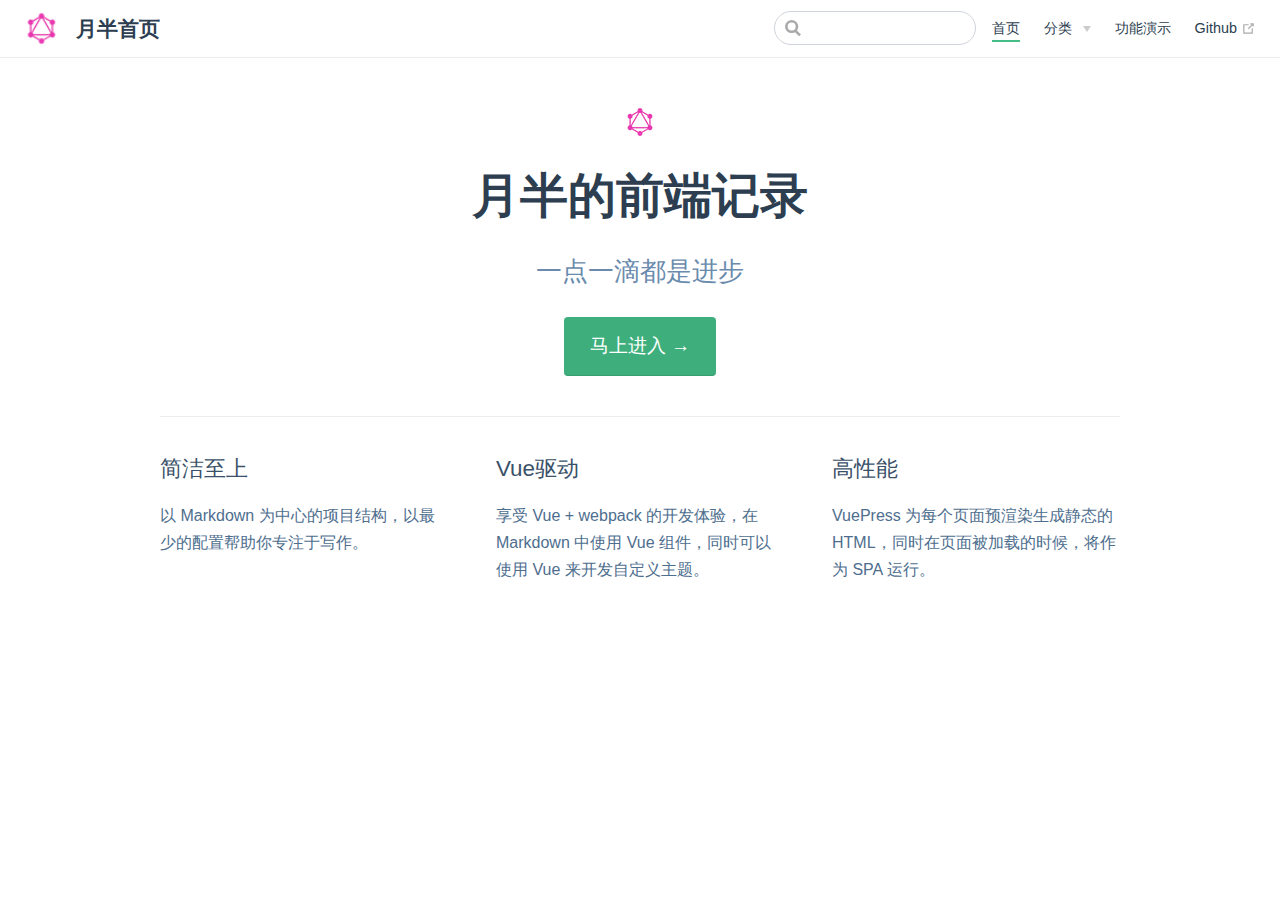
<file: index.html>
<!DOCTYPE html>
<html lang="en-US">
  <head>
    <meta charset="utf-8">
    <meta name="viewport" content="width=device-width,initial-scale=1">
    <title>月半首页</title>
    <meta name="description" content="月半的前端记录">
    <link rel="icon" href="/favicon.png">
    
    <link rel="preload" href="/assets/css/0.styles.b6641840.css" as="style"><link rel="preload" href="/assets/js/app.313422da.js" as="script"><link rel="preload" href="/assets/js/2.d3228a23.js" as="script"><link rel="preload" href="/assets/js/5.aec94d53.js" as="script"><link rel="prefetch" href="/assets/js/10.16039f18.js"><link rel="prefetch" href="/assets/js/11.0e202a95.js"><link rel="prefetch" href="/assets/js/3.8e83be35.js"><link rel="prefetch" href="/assets/js/4.16666621.js"><link rel="prefetch" href="/assets/js/6.3db8c43c.js"><link rel="prefetch" href="/assets/js/7.beb58da4.js"><link rel="prefetch" href="/assets/js/8.1131f8d3.js"><link rel="prefetch" href="/assets/js/9.530c7593.js">
    <link rel="stylesheet" href="/assets/css/0.styles.b6641840.css">
  </head>
  <body>
    <div id="app" data-server-rendered="true"><div class="theme-container no-sidebar"><header class="navbar"><div class="sidebar-button"><svg xmlns="http://www.w3.org/2000/svg" aria-hidden="true" role="img" viewBox="0 0 448 512" class="icon"><path fill="currentColor" d="M436 124H12c-6.627 0-12-5.373-12-12V80c0-6.627 5.373-12 12-12h424c6.627 0 12 5.373 12 12v32c0 6.627-5.373 12-12 12zm0 160H12c-6.627 0-12-5.373-12-12v-32c0-6.627 5.373-12 12-12h424c6.627 0 12 5.373 12 12v32c0 6.627-5.373 12-12 12zm0 160H12c-6.627 0-12-5.373-12-12v-32c0-6.627 5.373-12 12-12h424c6.627 0 12 5.373 12 12v32c0 6.627-5.373 12-12 12z"></path></svg></div> <a href="/" class="home-link router-link-exact-active router-link-active"><img src="/favicon.png" alt="月半首页" class="logo"> <span class="site-name can-hide">月半首页</span></a> <div class="links"><div class="search-box"><input aria-label="Search" autocomplete="off" spellcheck="false" value=""> <!----></div> <nav class="nav-links can-hide"><div class="nav-item"><a href="/" class="nav-link router-link-exact-active router-link-active">首页</a></div><div class="nav-item"><div class="dropdown-wrapper"><button type="button" aria-label="分类" class="dropdown-title"><span class="title">分类</span> <span class="arrow right"></span></button> <ul class="nav-dropdown" style="display:none;"><li class="dropdown-item"><!----> <a href="/pages/folder1/test1.html" class="nav-link">文章</a></li><li class="dropdown-item"><!----> <a href="/pages/folder2/test4.html" class="nav-link">琐碎</a></li></ul></div></div><div class="nav-item"><a href="/pages/folder1/test3.html" class="nav-link">功能演示</a></div><div class="nav-item"><a href="https://github.com/cookRiceYu" target="_blank" rel="noopener noreferrer" class="nav-link external">
  Github
  <svg xmlns="http://www.w3.org/2000/svg" aria-hidden="true" x="0px" y="0px" viewBox="0 0 100 100" width="15" height="15" class="icon outbound"><path fill="currentColor" d="M18.8,85.1h56l0,0c2.2,0,4-1.8,4-4v-32h-8v28h-48v-48h28v-8h-32l0,0c-2.2,0-4,1.8-4,4v56C14.8,83.3,16.6,85.1,18.8,85.1z"></path> <polygon fill="currentColor" points="45.7,48.7 51.3,54.3 77.2,28.5 77.2,37.2 85.2,37.2 85.2,14.9 62.8,14.9 62.8,22.9 71.5,22.9"></polygon></svg></a></div> <!----></nav></div></header> <div class="sidebar-mask"></div> <aside class="sidebar"><nav class="nav-links"><div class="nav-item"><a href="/" class="nav-link router-link-exact-active router-link-active">首页</a></div><div class="nav-item"><div class="dropdown-wrapper"><button type="button" aria-label="分类" class="dropdown-title"><span class="title">分类</span> <span class="arrow right"></span></button> <ul class="nav-dropdown" style="display:none;"><li class="dropdown-item"><!----> <a href="/pages/folder1/test1.html" class="nav-link">文章</a></li><li class="dropdown-item"><!----> <a href="/pages/folder2/test4.html" class="nav-link">琐碎</a></li></ul></div></div><div class="nav-item"><a href="/pages/folder1/test3.html" class="nav-link">功能演示</a></div><div class="nav-item"><a href="https://github.com/cookRiceYu" target="_blank" rel="noopener noreferrer" class="nav-link external">
  Github
  <svg xmlns="http://www.w3.org/2000/svg" aria-hidden="true" x="0px" y="0px" viewBox="0 0 100 100" width="15" height="15" class="icon outbound"><path fill="currentColor" d="M18.8,85.1h56l0,0c2.2,0,4-1.8,4-4v-32h-8v28h-48v-48h28v-8h-32l0,0c-2.2,0-4,1.8-4,4v56C14.8,83.3,16.6,85.1,18.8,85.1z"></path> <polygon fill="currentColor" points="45.7,48.7 51.3,54.3 77.2,28.5 77.2,37.2 85.2,37.2 85.2,14.9 62.8,14.9 62.8,22.9 71.5,22.9"></polygon></svg></a></div> <!----></nav>  <!----> </aside> <main aria-labelledby="main-title" class="home"><header class="hero"><img src="/favicon.png" alt="hero"> <h1 id="main-title">月半的前端记录</h1> <p class="description">
      一点一滴都是进步
    </p> <p class="action"><a href="/pages/folder1/test1.html" class="nav-link action-button">马上进入 →</a></p></header> <div class="features"><div class="feature"><h2>简洁至上</h2> <p>以 Markdown 为中心的项目结构，以最少的配置帮助你专注于写作。</p></div><div class="feature"><h2>Vue驱动</h2> <p>享受 Vue + webpack 的开发体验，在 Markdown 中使用 Vue 组件，同时可以使用 Vue 来开发自定义主题。</p></div><div class="feature"><h2>高性能</h2> <p>VuePress 为每个页面预渲染生成静态的 HTML，同时在页面被加载的时候，将作为 SPA 运行。</p></div></div> <div class="theme-default-content custom content__default"></div> <!----></main></div><div class="global-ui"></div></div>
    <script src="/assets/js/app.313422da.js" defer></script><script src="/assets/js/2.d3228a23.js" defer></script><script src="/assets/js/5.aec94d53.js" defer></script>
  </body>
</html>
</file>
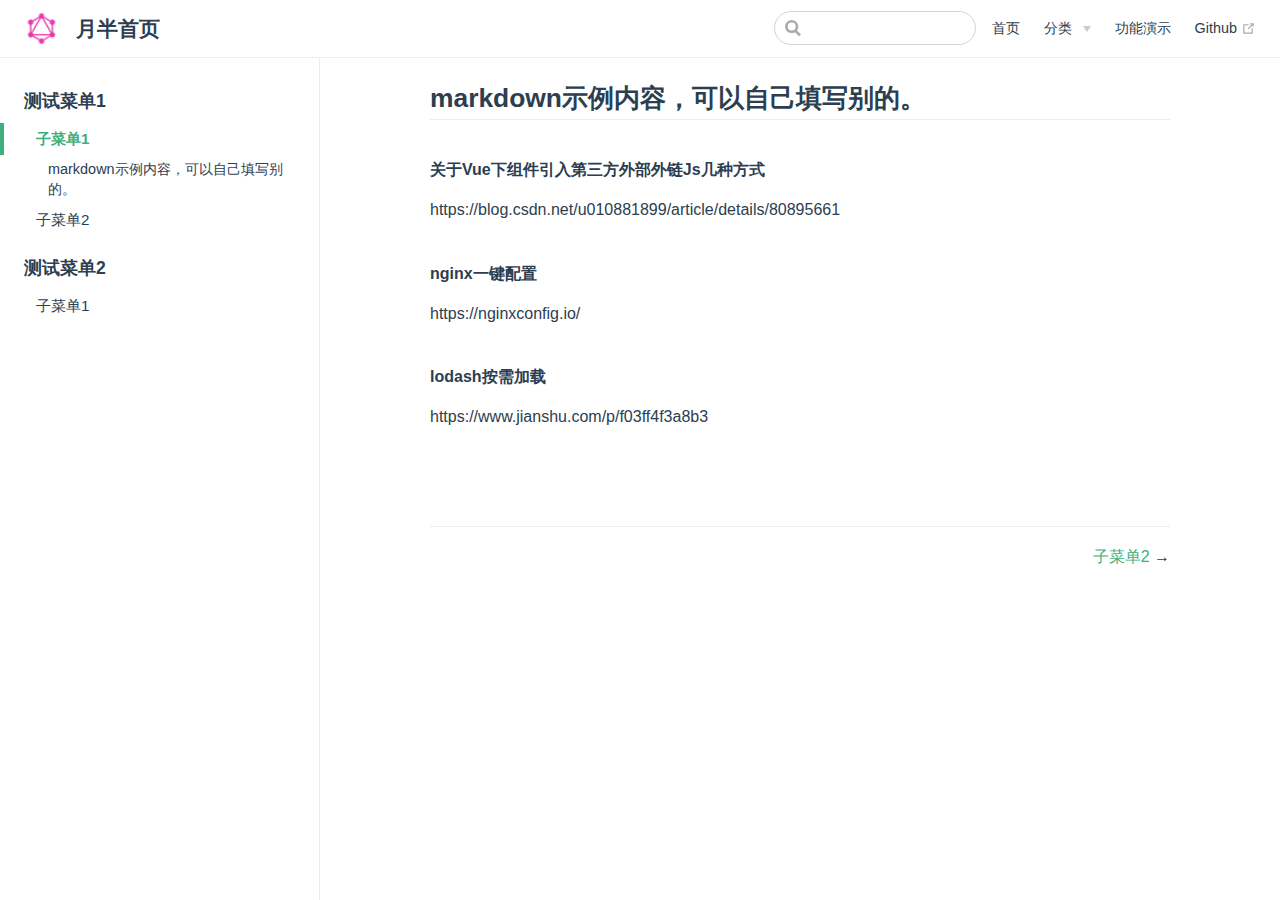
<file: pages/folder1/test1.html>
<!DOCTYPE html>
<html lang="en-US">
  <head>
    <meta charset="utf-8">
    <meta name="viewport" content="width=device-width,initial-scale=1">
    <title>markdown示例内容，可以自己填写别的。 | 月半首页</title>
    <meta name="description" content="月半的前端记录">
    <link rel="icon" href="/favicon.png">
    
    <link rel="preload" href="/assets/css/0.styles.b6641840.css" as="style"><link rel="preload" href="/assets/js/app.313422da.js" as="script"><link rel="preload" href="/assets/js/2.d3228a23.js" as="script"><link rel="preload" href="/assets/js/6.3db8c43c.js" as="script"><link rel="prefetch" href="/assets/js/10.16039f18.js"><link rel="prefetch" href="/assets/js/11.0e202a95.js"><link rel="prefetch" href="/assets/js/3.8e83be35.js"><link rel="prefetch" href="/assets/js/4.16666621.js"><link rel="prefetch" href="/assets/js/5.aec94d53.js"><link rel="prefetch" href="/assets/js/7.beb58da4.js"><link rel="prefetch" href="/assets/js/8.1131f8d3.js"><link rel="prefetch" href="/assets/js/9.530c7593.js">
    <link rel="stylesheet" href="/assets/css/0.styles.b6641840.css">
  </head>
  <body>
    <div id="app" data-server-rendered="true"><div class="theme-container"><header class="navbar"><div class="sidebar-button"><svg xmlns="http://www.w3.org/2000/svg" aria-hidden="true" role="img" viewBox="0 0 448 512" class="icon"><path fill="currentColor" d="M436 124H12c-6.627 0-12-5.373-12-12V80c0-6.627 5.373-12 12-12h424c6.627 0 12 5.373 12 12v32c0 6.627-5.373 12-12 12zm0 160H12c-6.627 0-12-5.373-12-12v-32c0-6.627 5.373-12 12-12h424c6.627 0 12 5.373 12 12v32c0 6.627-5.373 12-12 12zm0 160H12c-6.627 0-12-5.373-12-12v-32c0-6.627 5.373-12 12-12h424c6.627 0 12 5.373 12 12v32c0 6.627-5.373 12-12 12z"></path></svg></div> <a href="/" class="home-link router-link-active"><img src="/favicon.png" alt="月半首页" class="logo"> <span class="site-name can-hide">月半首页</span></a> <div class="links"><div class="search-box"><input aria-label="Search" autocomplete="off" spellcheck="false" value=""> <!----></div> <nav class="nav-links can-hide"><div class="nav-item"><a href="/" class="nav-link">首页</a></div><div class="nav-item"><div class="dropdown-wrapper"><button type="button" aria-label="分类" class="dropdown-title"><span class="title">分类</span> <span class="arrow right"></span></button> <ul class="nav-dropdown" style="display:none;"><li class="dropdown-item"><!----> <a href="/pages/folder1/test1.html" class="nav-link router-link-exact-active router-link-active">文章</a></li><li class="dropdown-item"><!----> <a href="/pages/folder2/test4.html" class="nav-link">琐碎</a></li></ul></div></div><div class="nav-item"><a href="/pages/folder1/test3.html" class="nav-link">功能演示</a></div><div class="nav-item"><a href="https://github.com/cookRiceYu" target="_blank" rel="noopener noreferrer" class="nav-link external">
  Github
  <svg xmlns="http://www.w3.org/2000/svg" aria-hidden="true" x="0px" y="0px" viewBox="0 0 100 100" width="15" height="15" class="icon outbound"><path fill="currentColor" d="M18.8,85.1h56l0,0c2.2,0,4-1.8,4-4v-32h-8v28h-48v-48h28v-8h-32l0,0c-2.2,0-4,1.8-4,4v56C14.8,83.3,16.6,85.1,18.8,85.1z"></path> <polygon fill="currentColor" points="45.7,48.7 51.3,54.3 77.2,28.5 77.2,37.2 85.2,37.2 85.2,14.9 62.8,14.9 62.8,22.9 71.5,22.9"></polygon></svg></a></div> <!----></nav></div></header> <div class="sidebar-mask"></div> <aside class="sidebar"><nav class="nav-links"><div class="nav-item"><a href="/" class="nav-link">首页</a></div><div class="nav-item"><div class="dropdown-wrapper"><button type="button" aria-label="分类" class="dropdown-title"><span class="title">分类</span> <span class="arrow right"></span></button> <ul class="nav-dropdown" style="display:none;"><li class="dropdown-item"><!----> <a href="/pages/folder1/test1.html" class="nav-link router-link-exact-active router-link-active">文章</a></li><li class="dropdown-item"><!----> <a href="/pages/folder2/test4.html" class="nav-link">琐碎</a></li></ul></div></div><div class="nav-item"><a href="/pages/folder1/test3.html" class="nav-link">功能演示</a></div><div class="nav-item"><a href="https://github.com/cookRiceYu" target="_blank" rel="noopener noreferrer" class="nav-link external">
  Github
  <svg xmlns="http://www.w3.org/2000/svg" aria-hidden="true" x="0px" y="0px" viewBox="0 0 100 100" width="15" height="15" class="icon outbound"><path fill="currentColor" d="M18.8,85.1h56l0,0c2.2,0,4-1.8,4-4v-32h-8v28h-48v-48h28v-8h-32l0,0c-2.2,0-4,1.8-4,4v56C14.8,83.3,16.6,85.1,18.8,85.1z"></path> <polygon fill="currentColor" points="45.7,48.7 51.3,54.3 77.2,28.5 77.2,37.2 85.2,37.2 85.2,14.9 62.8,14.9 62.8,22.9 71.5,22.9"></polygon></svg></a></div> <!----></nav>  <ul class="sidebar-links"><li><section class="sidebar-group depth-0"><p class="sidebar-heading open"><span>测试菜单1</span> <!----></p> <ul class="sidebar-links sidebar-group-items"><li><a href="/pages/folder1/test1.html" class="active sidebar-link">子菜单1</a><ul class="sidebar-sub-headers"><li class="sidebar-sub-header"><a href="/pages/folder1/test1.html#markdown示例内容，可以自己填写别的。" class="sidebar-link">markdown示例内容，可以自己填写别的。</a></li></ul></li><li><a href="/pages/folder1/test3.html" class="sidebar-link">子菜单2</a></li></ul></section></li><li><section class="sidebar-group depth-0"><p class="sidebar-heading"><span>测试菜单2</span> <!----></p> <ul class="sidebar-links sidebar-group-items"><li><a href="/pages/folder1/test2.html" class="sidebar-link">子菜单1</a></li></ul></section></li></ul> </aside> <main class="page"> <div class="theme-default-content content__default"><h2 id="markdown示例内容，可以自己填写别的。"><a href="#markdown示例内容，可以自己填写别的。" class="header-anchor">#</a> markdown示例内容，可以自己填写别的。</h2> <h4 id="关于vue下组件引入第三方外部外链js几种方式"><a href="#关于vue下组件引入第三方外部外链js几种方式" class="header-anchor">#</a> 关于Vue下组件引入第三方外部外链Js几种方式</h4> <p>https://blog.csdn.net/u010881899/article/details/80895661</p> <h4 id="nginx一键配置"><a href="#nginx一键配置" class="header-anchor">#</a> nginx一键配置</h4> <p>https://nginxconfig.io/</p> <h4 id="lodash按需加载"><a href="#lodash按需加载" class="header-anchor">#</a> lodash按需加载</h4> <p>https://www.jianshu.com/p/f03ff4f3a8b3</p></div> <footer class="page-edit"><!----> <!----></footer> <div class="page-nav"><p class="inner"><!----> <span class="next"><a href="/pages/folder1/test3.html">子菜单2</a>
      →
    </span></p></div> </main></div><div class="global-ui"></div></div>
    <script src="/assets/js/app.313422da.js" defer></script><script src="/assets/js/2.d3228a23.js" defer></script><script src="/assets/js/6.3db8c43c.js" defer></script>
  </body>
</html>
</file>
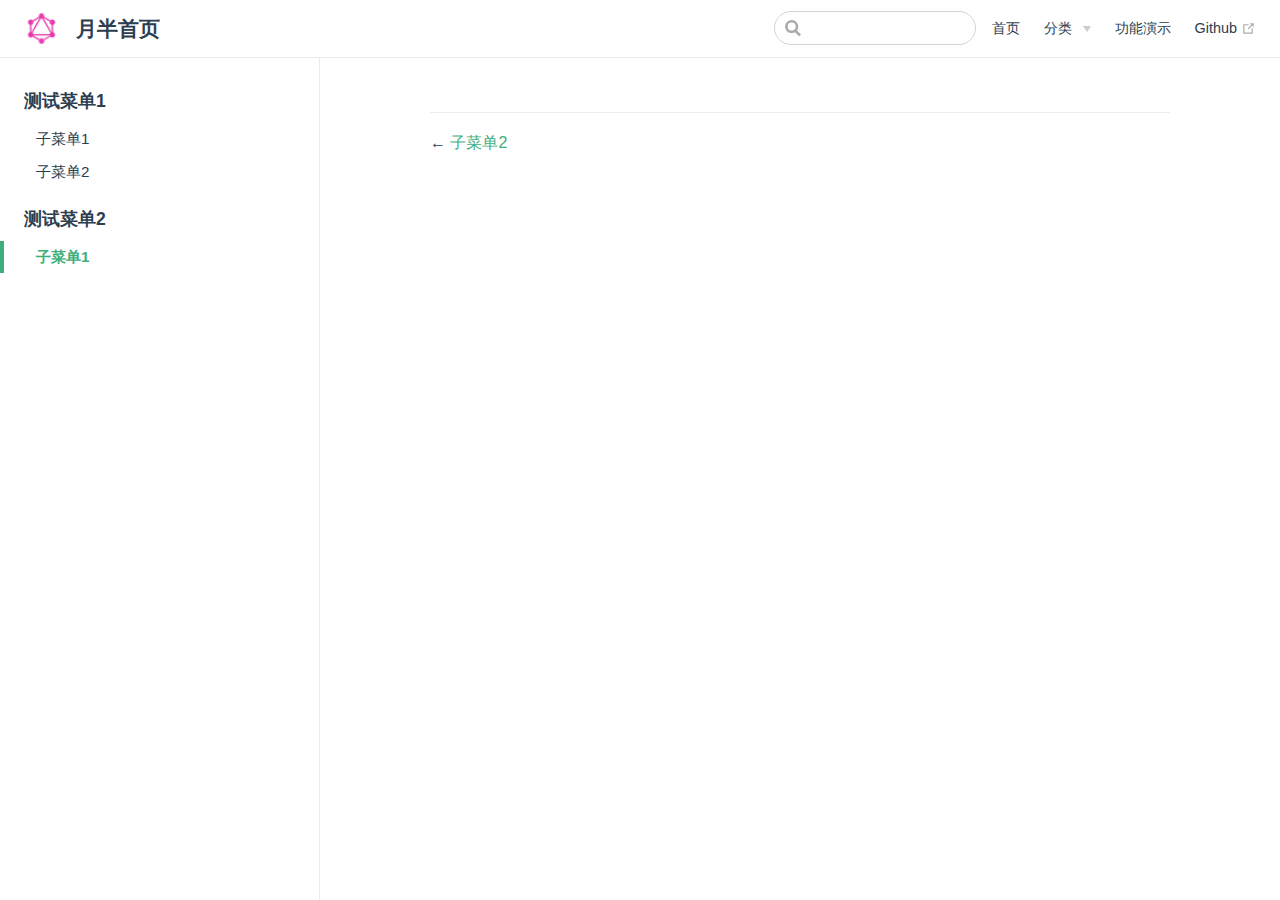
<file: pages/folder1/test2.html>
<!DOCTYPE html>
<html lang="en-US">
  <head>
    <meta charset="utf-8">
    <meta name="viewport" content="width=device-width,initial-scale=1">
    <title>月半首页</title>
    <meta name="description" content="月半的前端记录">
    <link rel="icon" href="/favicon.png">
    
    <link rel="preload" href="/assets/css/0.styles.b6641840.css" as="style"><link rel="preload" href="/assets/js/app.313422da.js" as="script"><link rel="preload" href="/assets/js/2.d3228a23.js" as="script"><link rel="preload" href="/assets/js/7.beb58da4.js" as="script"><link rel="prefetch" href="/assets/js/10.16039f18.js"><link rel="prefetch" href="/assets/js/11.0e202a95.js"><link rel="prefetch" href="/assets/js/3.8e83be35.js"><link rel="prefetch" href="/assets/js/4.16666621.js"><link rel="prefetch" href="/assets/js/5.aec94d53.js"><link rel="prefetch" href="/assets/js/6.3db8c43c.js"><link rel="prefetch" href="/assets/js/8.1131f8d3.js"><link rel="prefetch" href="/assets/js/9.530c7593.js">
    <link rel="stylesheet" href="/assets/css/0.styles.b6641840.css">
  </head>
  <body>
    <div id="app" data-server-rendered="true"><div class="theme-container"><header class="navbar"><div class="sidebar-button"><svg xmlns="http://www.w3.org/2000/svg" aria-hidden="true" role="img" viewBox="0 0 448 512" class="icon"><path fill="currentColor" d="M436 124H12c-6.627 0-12-5.373-12-12V80c0-6.627 5.373-12 12-12h424c6.627 0 12 5.373 12 12v32c0 6.627-5.373 12-12 12zm0 160H12c-6.627 0-12-5.373-12-12v-32c0-6.627 5.373-12 12-12h424c6.627 0 12 5.373 12 12v32c0 6.627-5.373 12-12 12zm0 160H12c-6.627 0-12-5.373-12-12v-32c0-6.627 5.373-12 12-12h424c6.627 0 12 5.373 12 12v32c0 6.627-5.373 12-12 12z"></path></svg></div> <a href="/" class="home-link router-link-active"><img src="/favicon.png" alt="月半首页" class="logo"> <span class="site-name can-hide">月半首页</span></a> <div class="links"><div class="search-box"><input aria-label="Search" autocomplete="off" spellcheck="false" value=""> <!----></div> <nav class="nav-links can-hide"><div class="nav-item"><a href="/" class="nav-link">首页</a></div><div class="nav-item"><div class="dropdown-wrapper"><button type="button" aria-label="分类" class="dropdown-title"><span class="title">分类</span> <span class="arrow right"></span></button> <ul class="nav-dropdown" style="display:none;"><li class="dropdown-item"><!----> <a href="/pages/folder1/test1.html" class="nav-link">文章</a></li><li class="dropdown-item"><!----> <a href="/pages/folder2/test4.html" class="nav-link">琐碎</a></li></ul></div></div><div class="nav-item"><a href="/pages/folder1/test3.html" class="nav-link">功能演示</a></div><div class="nav-item"><a href="https://github.com/cookRiceYu" target="_blank" rel="noopener noreferrer" class="nav-link external">
  Github
  <svg xmlns="http://www.w3.org/2000/svg" aria-hidden="true" x="0px" y="0px" viewBox="0 0 100 100" width="15" height="15" class="icon outbound"><path fill="currentColor" d="M18.8,85.1h56l0,0c2.2,0,4-1.8,4-4v-32h-8v28h-48v-48h28v-8h-32l0,0c-2.2,0-4,1.8-4,4v56C14.8,83.3,16.6,85.1,18.8,85.1z"></path> <polygon fill="currentColor" points="45.7,48.7 51.3,54.3 77.2,28.5 77.2,37.2 85.2,37.2 85.2,14.9 62.8,14.9 62.8,22.9 71.5,22.9"></polygon></svg></a></div> <!----></nav></div></header> <div class="sidebar-mask"></div> <aside class="sidebar"><nav class="nav-links"><div class="nav-item"><a href="/" class="nav-link">首页</a></div><div class="nav-item"><div class="dropdown-wrapper"><button type="button" aria-label="分类" class="dropdown-title"><span class="title">分类</span> <span class="arrow right"></span></button> <ul class="nav-dropdown" style="display:none;"><li class="dropdown-item"><!----> <a href="/pages/folder1/test1.html" class="nav-link">文章</a></li><li class="dropdown-item"><!----> <a href="/pages/folder2/test4.html" class="nav-link">琐碎</a></li></ul></div></div><div class="nav-item"><a href="/pages/folder1/test3.html" class="nav-link">功能演示</a></div><div class="nav-item"><a href="https://github.com/cookRiceYu" target="_blank" rel="noopener noreferrer" class="nav-link external">
  Github
  <svg xmlns="http://www.w3.org/2000/svg" aria-hidden="true" x="0px" y="0px" viewBox="0 0 100 100" width="15" height="15" class="icon outbound"><path fill="currentColor" d="M18.8,85.1h56l0,0c2.2,0,4-1.8,4-4v-32h-8v28h-48v-48h28v-8h-32l0,0c-2.2,0-4,1.8-4,4v56C14.8,83.3,16.6,85.1,18.8,85.1z"></path> <polygon fill="currentColor" points="45.7,48.7 51.3,54.3 77.2,28.5 77.2,37.2 85.2,37.2 85.2,14.9 62.8,14.9 62.8,22.9 71.5,22.9"></polygon></svg></a></div> <!----></nav>  <ul class="sidebar-links"><li><section class="sidebar-group depth-0"><p class="sidebar-heading"><span>测试菜单1</span> <!----></p> <ul class="sidebar-links sidebar-group-items"><li><a href="/pages/folder1/test1.html" class="sidebar-link">子菜单1</a></li><li><a href="/pages/folder1/test3.html" class="sidebar-link">子菜单2</a></li></ul></section></li><li><section class="sidebar-group depth-0"><p class="sidebar-heading open"><span>测试菜单2</span> <!----></p> <ul class="sidebar-links sidebar-group-items"><li><a href="/pages/folder1/test2.html" class="active sidebar-link">子菜单1</a></li></ul></section></li></ul> </aside> <main class="page"> <div class="theme-default-content content__default"></div> <footer class="page-edit"><!----> <!----></footer> <div class="page-nav"><p class="inner"><span class="prev">
      ←
      <a href="/pages/folder1/test3.html" class="prev">子菜单2</a></span> <!----></p></div> </main></div><div class="global-ui"></div></div>
    <script src="/assets/js/app.313422da.js" defer></script><script src="/assets/js/2.d3228a23.js" defer></script><script src="/assets/js/7.beb58da4.js" defer></script>
  </body>
</html>
</file>
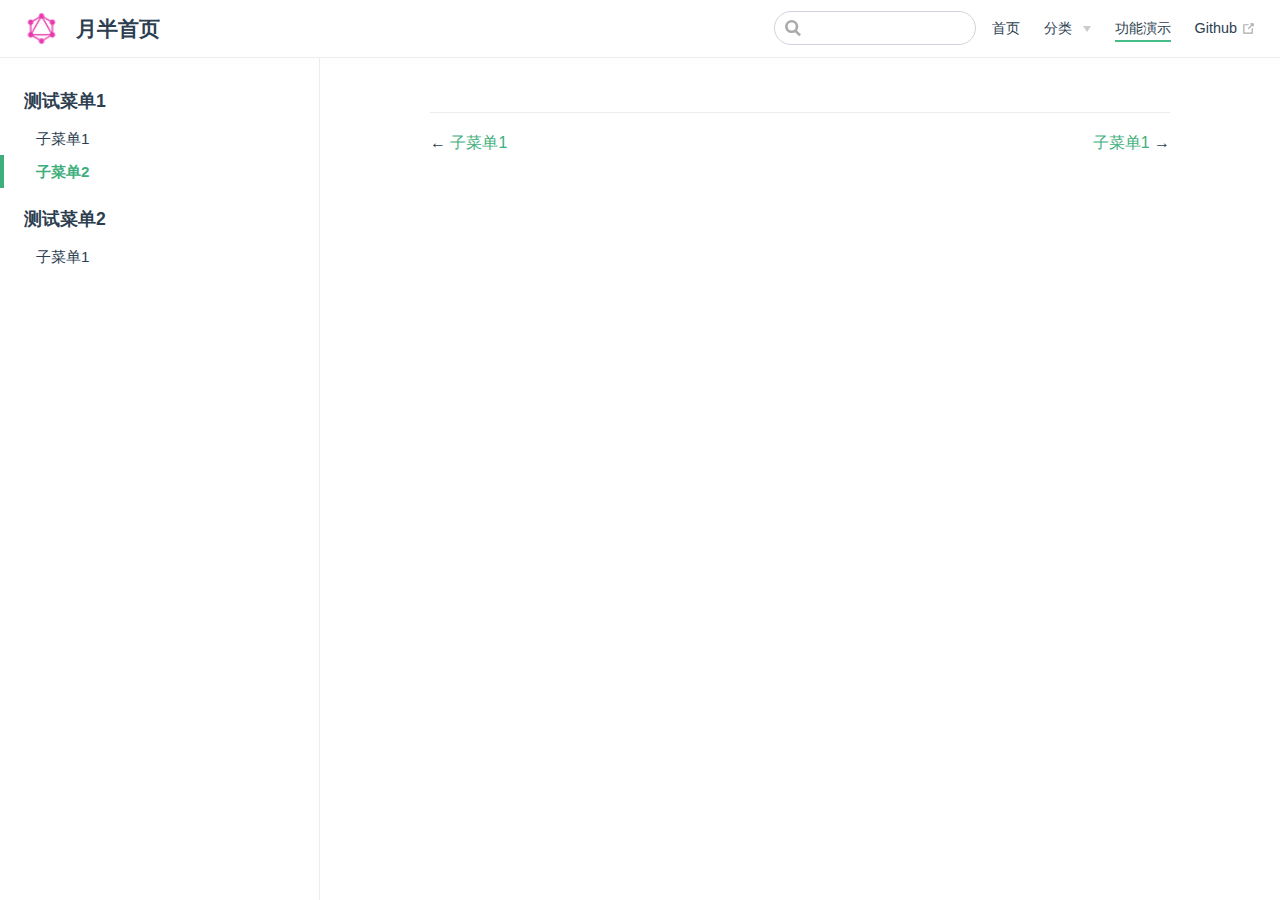
<file: pages/folder1/test3.html>
<!DOCTYPE html>
<html lang="en-US">
  <head>
    <meta charset="utf-8">
    <meta name="viewport" content="width=device-width,initial-scale=1">
    <title>月半首页</title>
    <meta name="description" content="月半的前端记录">
    <link rel="icon" href="/favicon.png">
    
    <link rel="preload" href="/assets/css/0.styles.b6641840.css" as="style"><link rel="preload" href="/assets/js/app.313422da.js" as="script"><link rel="preload" href="/assets/js/2.d3228a23.js" as="script"><link rel="preload" href="/assets/js/8.1131f8d3.js" as="script"><link rel="prefetch" href="/assets/js/10.16039f18.js"><link rel="prefetch" href="/assets/js/11.0e202a95.js"><link rel="prefetch" href="/assets/js/3.8e83be35.js"><link rel="prefetch" href="/assets/js/4.16666621.js"><link rel="prefetch" href="/assets/js/5.aec94d53.js"><link rel="prefetch" href="/assets/js/6.3db8c43c.js"><link rel="prefetch" href="/assets/js/7.beb58da4.js"><link rel="prefetch" href="/assets/js/9.530c7593.js">
    <link rel="stylesheet" href="/assets/css/0.styles.b6641840.css">
  </head>
  <body>
    <div id="app" data-server-rendered="true"><div class="theme-container"><header class="navbar"><div class="sidebar-button"><svg xmlns="http://www.w3.org/2000/svg" aria-hidden="true" role="img" viewBox="0 0 448 512" class="icon"><path fill="currentColor" d="M436 124H12c-6.627 0-12-5.373-12-12V80c0-6.627 5.373-12 12-12h424c6.627 0 12 5.373 12 12v32c0 6.627-5.373 12-12 12zm0 160H12c-6.627 0-12-5.373-12-12v-32c0-6.627 5.373-12 12-12h424c6.627 0 12 5.373 12 12v32c0 6.627-5.373 12-12 12zm0 160H12c-6.627 0-12-5.373-12-12v-32c0-6.627 5.373-12 12-12h424c6.627 0 12 5.373 12 12v32c0 6.627-5.373 12-12 12z"></path></svg></div> <a href="/" class="home-link router-link-active"><img src="/favicon.png" alt="月半首页" class="logo"> <span class="site-name can-hide">月半首页</span></a> <div class="links"><div class="search-box"><input aria-label="Search" autocomplete="off" spellcheck="false" value=""> <!----></div> <nav class="nav-links can-hide"><div class="nav-item"><a href="/" class="nav-link">首页</a></div><div class="nav-item"><div class="dropdown-wrapper"><button type="button" aria-label="分类" class="dropdown-title"><span class="title">分类</span> <span class="arrow right"></span></button> <ul class="nav-dropdown" style="display:none;"><li class="dropdown-item"><!----> <a href="/pages/folder1/test1.html" class="nav-link">文章</a></li><li class="dropdown-item"><!----> <a href="/pages/folder2/test4.html" class="nav-link">琐碎</a></li></ul></div></div><div class="nav-item"><a href="/pages/folder1/test3.html" class="nav-link router-link-exact-active router-link-active">功能演示</a></div><div class="nav-item"><a href="https://github.com/cookRiceYu" target="_blank" rel="noopener noreferrer" class="nav-link external">
  Github
  <svg xmlns="http://www.w3.org/2000/svg" aria-hidden="true" x="0px" y="0px" viewBox="0 0 100 100" width="15" height="15" class="icon outbound"><path fill="currentColor" d="M18.8,85.1h56l0,0c2.2,0,4-1.8,4-4v-32h-8v28h-48v-48h28v-8h-32l0,0c-2.2,0-4,1.8-4,4v56C14.8,83.3,16.6,85.1,18.8,85.1z"></path> <polygon fill="currentColor" points="45.7,48.7 51.3,54.3 77.2,28.5 77.2,37.2 85.2,37.2 85.2,14.9 62.8,14.9 62.8,22.9 71.5,22.9"></polygon></svg></a></div> <!----></nav></div></header> <div class="sidebar-mask"></div> <aside class="sidebar"><nav class="nav-links"><div class="nav-item"><a href="/" class="nav-link">首页</a></div><div class="nav-item"><div class="dropdown-wrapper"><button type="button" aria-label="分类" class="dropdown-title"><span class="title">分类</span> <span class="arrow right"></span></button> <ul class="nav-dropdown" style="display:none;"><li class="dropdown-item"><!----> <a href="/pages/folder1/test1.html" class="nav-link">文章</a></li><li class="dropdown-item"><!----> <a href="/pages/folder2/test4.html" class="nav-link">琐碎</a></li></ul></div></div><div class="nav-item"><a href="/pages/folder1/test3.html" class="nav-link router-link-exact-active router-link-active">功能演示</a></div><div class="nav-item"><a href="https://github.com/cookRiceYu" target="_blank" rel="noopener noreferrer" class="nav-link external">
  Github
  <svg xmlns="http://www.w3.org/2000/svg" aria-hidden="true" x="0px" y="0px" viewBox="0 0 100 100" width="15" height="15" class="icon outbound"><path fill="currentColor" d="M18.8,85.1h56l0,0c2.2,0,4-1.8,4-4v-32h-8v28h-48v-48h28v-8h-32l0,0c-2.2,0-4,1.8-4,4v56C14.8,83.3,16.6,85.1,18.8,85.1z"></path> <polygon fill="currentColor" points="45.7,48.7 51.3,54.3 77.2,28.5 77.2,37.2 85.2,37.2 85.2,14.9 62.8,14.9 62.8,22.9 71.5,22.9"></polygon></svg></a></div> <!----></nav>  <ul class="sidebar-links"><li><section class="sidebar-group depth-0"><p class="sidebar-heading open"><span>测试菜单1</span> <!----></p> <ul class="sidebar-links sidebar-group-items"><li><a href="/pages/folder1/test1.html" class="sidebar-link">子菜单1</a></li><li><a href="/pages/folder1/test3.html" class="active sidebar-link">子菜单2</a></li></ul></section></li><li><section class="sidebar-group depth-0"><p class="sidebar-heading"><span>测试菜单2</span> <!----></p> <ul class="sidebar-links sidebar-group-items"><li><a href="/pages/folder1/test2.html" class="sidebar-link">子菜单1</a></li></ul></section></li></ul> </aside> <main class="page"> <div class="theme-default-content content__default"></div> <footer class="page-edit"><!----> <!----></footer> <div class="page-nav"><p class="inner"><span class="prev">
      ←
      <a href="/pages/folder1/test1.html" class="prev">子菜单1</a></span> <span class="next"><a href="/pages/folder1/test2.html">子菜单1</a>
      →
    </span></p></div> </main></div><div class="global-ui"></div></div>
    <script src="/assets/js/app.313422da.js" defer></script><script src="/assets/js/2.d3228a23.js" defer></script><script src="/assets/js/8.1131f8d3.js" defer></script>
  </body>
</html>
</file>
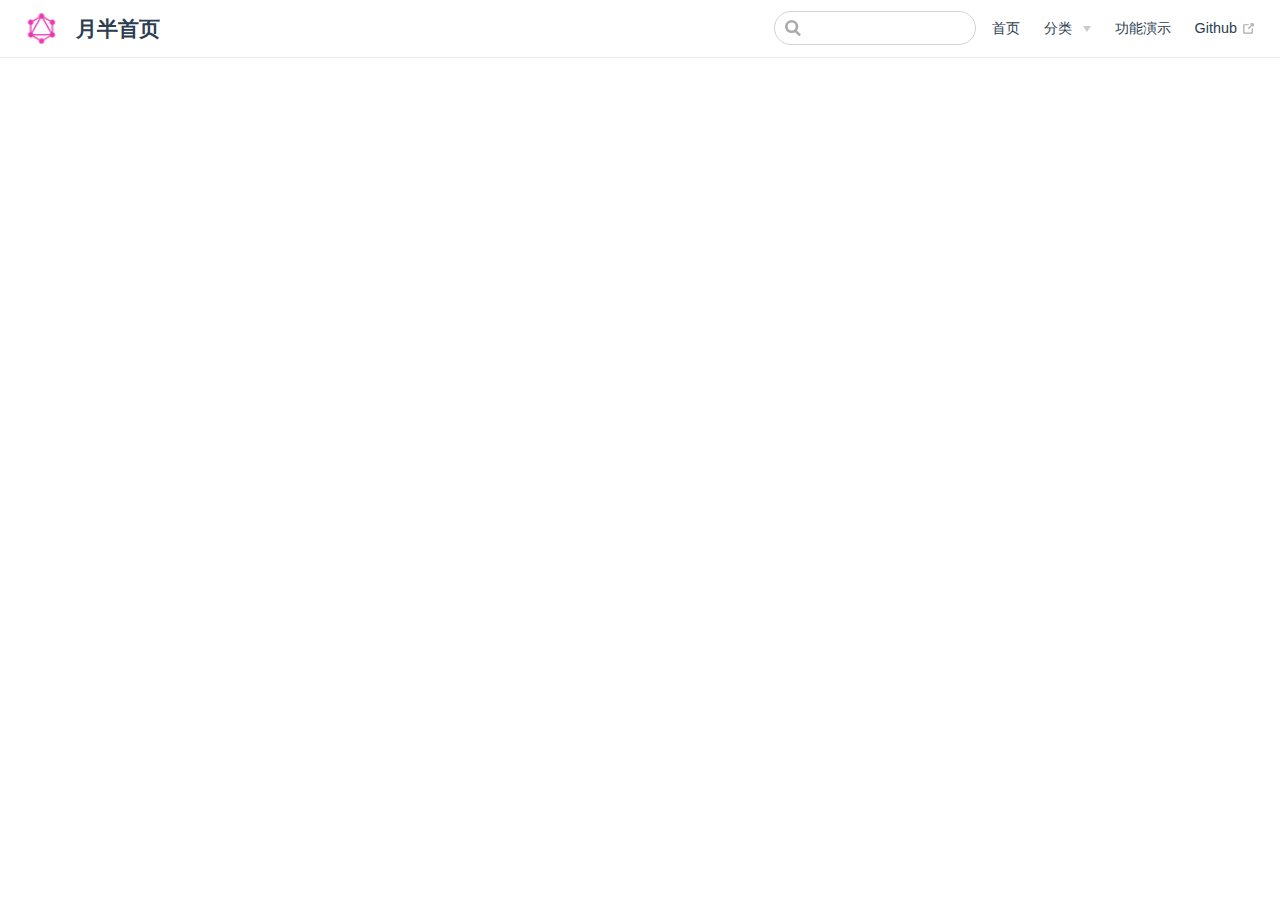
<file: pages/folder2/test4.html>
<!DOCTYPE html>
<html lang="en-US">
  <head>
    <meta charset="utf-8">
    <meta name="viewport" content="width=device-width,initial-scale=1">
    <title>月半首页</title>
    <meta name="description" content="月半的前端记录">
    <link rel="icon" href="/favicon.png">
    
    <link rel="preload" href="/assets/css/0.styles.b6641840.css" as="style"><link rel="preload" href="/assets/js/app.313422da.js" as="script"><link rel="preload" href="/assets/js/2.d3228a23.js" as="script"><link rel="preload" href="/assets/js/9.530c7593.js" as="script"><link rel="prefetch" href="/assets/js/10.16039f18.js"><link rel="prefetch" href="/assets/js/11.0e202a95.js"><link rel="prefetch" href="/assets/js/3.8e83be35.js"><link rel="prefetch" href="/assets/js/4.16666621.js"><link rel="prefetch" href="/assets/js/5.aec94d53.js"><link rel="prefetch" href="/assets/js/6.3db8c43c.js"><link rel="prefetch" href="/assets/js/7.beb58da4.js"><link rel="prefetch" href="/assets/js/8.1131f8d3.js">
    <link rel="stylesheet" href="/assets/css/0.styles.b6641840.css">
  </head>
  <body>
    <div id="app" data-server-rendered="true"><div class="theme-container no-sidebar"><header class="navbar"><div class="sidebar-button"><svg xmlns="http://www.w3.org/2000/svg" aria-hidden="true" role="img" viewBox="0 0 448 512" class="icon"><path fill="currentColor" d="M436 124H12c-6.627 0-12-5.373-12-12V80c0-6.627 5.373-12 12-12h424c6.627 0 12 5.373 12 12v32c0 6.627-5.373 12-12 12zm0 160H12c-6.627 0-12-5.373-12-12v-32c0-6.627 5.373-12 12-12h424c6.627 0 12 5.373 12 12v32c0 6.627-5.373 12-12 12zm0 160H12c-6.627 0-12-5.373-12-12v-32c0-6.627 5.373-12 12-12h424c6.627 0 12 5.373 12 12v32c0 6.627-5.373 12-12 12z"></path></svg></div> <a href="/" class="home-link router-link-active"><img src="/favicon.png" alt="月半首页" class="logo"> <span class="site-name can-hide">月半首页</span></a> <div class="links"><div class="search-box"><input aria-label="Search" autocomplete="off" spellcheck="false" value=""> <!----></div> <nav class="nav-links can-hide"><div class="nav-item"><a href="/" class="nav-link">首页</a></div><div class="nav-item"><div class="dropdown-wrapper"><button type="button" aria-label="分类" class="dropdown-title"><span class="title">分类</span> <span class="arrow right"></span></button> <ul class="nav-dropdown" style="display:none;"><li class="dropdown-item"><!----> <a href="/pages/folder1/test1.html" class="nav-link">文章</a></li><li class="dropdown-item"><!----> <a href="/pages/folder2/test4.html" class="nav-link router-link-exact-active router-link-active">琐碎</a></li></ul></div></div><div class="nav-item"><a href="/pages/folder1/test3.html" class="nav-link">功能演示</a></div><div class="nav-item"><a href="https://github.com/cookRiceYu" target="_blank" rel="noopener noreferrer" class="nav-link external">
  Github
  <svg xmlns="http://www.w3.org/2000/svg" aria-hidden="true" x="0px" y="0px" viewBox="0 0 100 100" width="15" height="15" class="icon outbound"><path fill="currentColor" d="M18.8,85.1h56l0,0c2.2,0,4-1.8,4-4v-32h-8v28h-48v-48h28v-8h-32l0,0c-2.2,0-4,1.8-4,4v56C14.8,83.3,16.6,85.1,18.8,85.1z"></path> <polygon fill="currentColor" points="45.7,48.7 51.3,54.3 77.2,28.5 77.2,37.2 85.2,37.2 85.2,14.9 62.8,14.9 62.8,22.9 71.5,22.9"></polygon></svg></a></div> <!----></nav></div></header> <div class="sidebar-mask"></div> <aside class="sidebar"><nav class="nav-links"><div class="nav-item"><a href="/" class="nav-link">首页</a></div><div class="nav-item"><div class="dropdown-wrapper"><button type="button" aria-label="分类" class="dropdown-title"><span class="title">分类</span> <span class="arrow right"></span></button> <ul class="nav-dropdown" style="display:none;"><li class="dropdown-item"><!----> <a href="/pages/folder1/test1.html" class="nav-link">文章</a></li><li class="dropdown-item"><!----> <a href="/pages/folder2/test4.html" class="nav-link router-link-exact-active router-link-active">琐碎</a></li></ul></div></div><div class="nav-item"><a href="/pages/folder1/test3.html" class="nav-link">功能演示</a></div><div class="nav-item"><a href="https://github.com/cookRiceYu" target="_blank" rel="noopener noreferrer" class="nav-link external">
  Github
  <svg xmlns="http://www.w3.org/2000/svg" aria-hidden="true" x="0px" y="0px" viewBox="0 0 100 100" width="15" height="15" class="icon outbound"><path fill="currentColor" d="M18.8,85.1h56l0,0c2.2,0,4-1.8,4-4v-32h-8v28h-48v-48h28v-8h-32l0,0c-2.2,0-4,1.8-4,4v56C14.8,83.3,16.6,85.1,18.8,85.1z"></path> <polygon fill="currentColor" points="45.7,48.7 51.3,54.3 77.2,28.5 77.2,37.2 85.2,37.2 85.2,14.9 62.8,14.9 62.8,22.9 71.5,22.9"></polygon></svg></a></div> <!----></nav>  <!----> </aside> <main class="page"> <div class="theme-default-content content__default"></div> <footer class="page-edit"><!----> <!----></footer> <!----> </main></div><div class="global-ui"></div></div>
    <script src="/assets/js/app.313422da.js" defer></script><script src="/assets/js/2.d3228a23.js" defer></script><script src="/assets/js/9.530c7593.js" defer></script>
  </body>
</html>
</file>
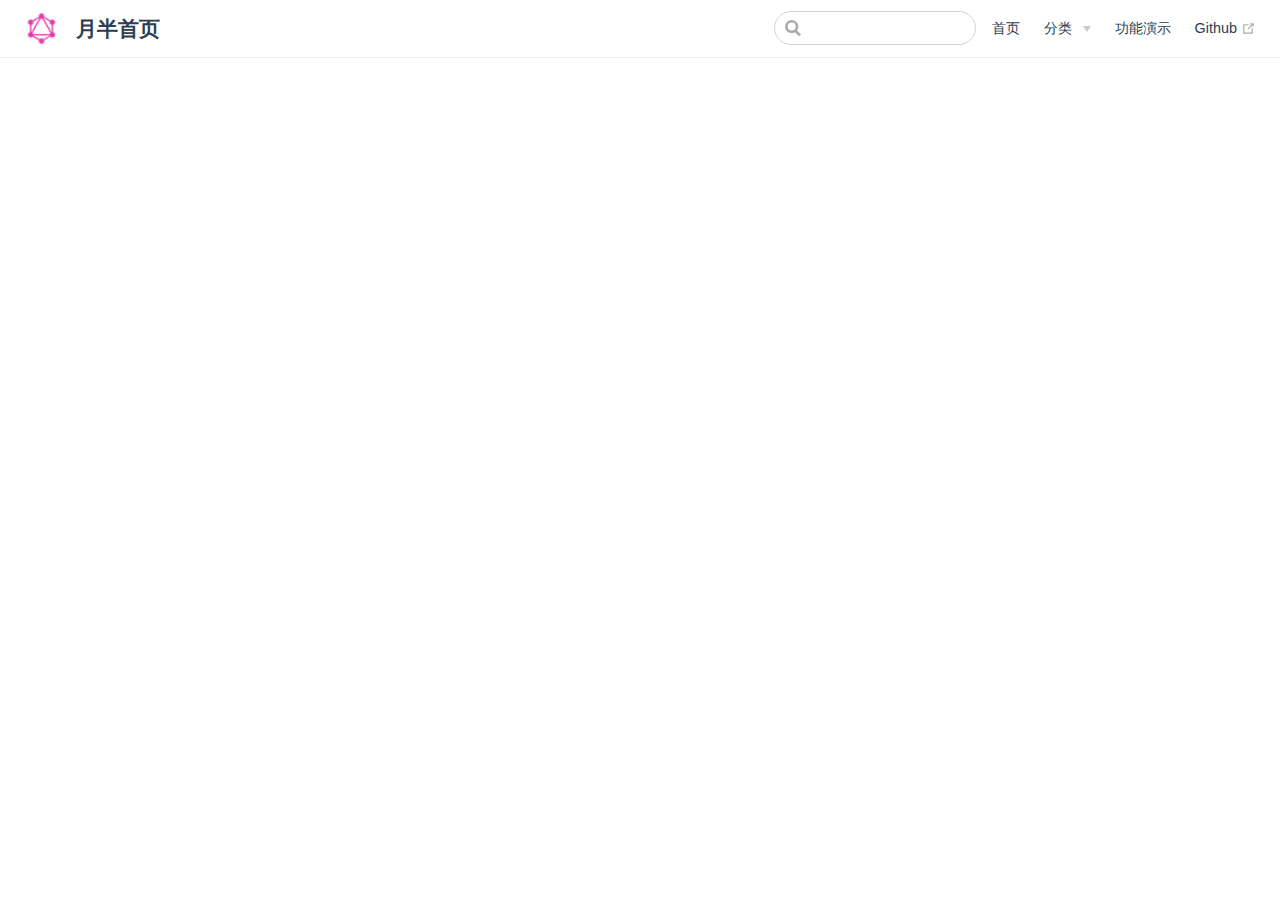
<file: pages/folder2/test5.html>
<!DOCTYPE html>
<html lang="en-US">
  <head>
    <meta charset="utf-8">
    <meta name="viewport" content="width=device-width,initial-scale=1">
    <title>月半首页</title>
    <meta name="description" content="月半的前端记录">
    <link rel="icon" href="/favicon.png">
    
    <link rel="preload" href="/assets/css/0.styles.b6641840.css" as="style"><link rel="preload" href="/assets/js/app.313422da.js" as="script"><link rel="preload" href="/assets/js/2.d3228a23.js" as="script"><link rel="preload" href="/assets/js/10.16039f18.js" as="script"><link rel="prefetch" href="/assets/js/11.0e202a95.js"><link rel="prefetch" href="/assets/js/3.8e83be35.js"><link rel="prefetch" href="/assets/js/4.16666621.js"><link rel="prefetch" href="/assets/js/5.aec94d53.js"><link rel="prefetch" href="/assets/js/6.3db8c43c.js"><link rel="prefetch" href="/assets/js/7.beb58da4.js"><link rel="prefetch" href="/assets/js/8.1131f8d3.js"><link rel="prefetch" href="/assets/js/9.530c7593.js">
    <link rel="stylesheet" href="/assets/css/0.styles.b6641840.css">
  </head>
  <body>
    <div id="app" data-server-rendered="true"><div class="theme-container no-sidebar"><header class="navbar"><div class="sidebar-button"><svg xmlns="http://www.w3.org/2000/svg" aria-hidden="true" role="img" viewBox="0 0 448 512" class="icon"><path fill="currentColor" d="M436 124H12c-6.627 0-12-5.373-12-12V80c0-6.627 5.373-12 12-12h424c6.627 0 12 5.373 12 12v32c0 6.627-5.373 12-12 12zm0 160H12c-6.627 0-12-5.373-12-12v-32c0-6.627 5.373-12 12-12h424c6.627 0 12 5.373 12 12v32c0 6.627-5.373 12-12 12zm0 160H12c-6.627 0-12-5.373-12-12v-32c0-6.627 5.373-12 12-12h424c6.627 0 12 5.373 12 12v32c0 6.627-5.373 12-12 12z"></path></svg></div> <a href="/" class="home-link router-link-active"><img src="/favicon.png" alt="月半首页" class="logo"> <span class="site-name can-hide">月半首页</span></a> <div class="links"><div class="search-box"><input aria-label="Search" autocomplete="off" spellcheck="false" value=""> <!----></div> <nav class="nav-links can-hide"><div class="nav-item"><a href="/" class="nav-link">首页</a></div><div class="nav-item"><div class="dropdown-wrapper"><button type="button" aria-label="分类" class="dropdown-title"><span class="title">分类</span> <span class="arrow right"></span></button> <ul class="nav-dropdown" style="display:none;"><li class="dropdown-item"><!----> <a href="/pages/folder1/test1.html" class="nav-link">文章</a></li><li class="dropdown-item"><!----> <a href="/pages/folder2/test4.html" class="nav-link">琐碎</a></li></ul></div></div><div class="nav-item"><a href="/pages/folder1/test3.html" class="nav-link">功能演示</a></div><div class="nav-item"><a href="https://github.com/cookRiceYu" target="_blank" rel="noopener noreferrer" class="nav-link external">
  Github
  <svg xmlns="http://www.w3.org/2000/svg" aria-hidden="true" x="0px" y="0px" viewBox="0 0 100 100" width="15" height="15" class="icon outbound"><path fill="currentColor" d="M18.8,85.1h56l0,0c2.2,0,4-1.8,4-4v-32h-8v28h-48v-48h28v-8h-32l0,0c-2.2,0-4,1.8-4,4v56C14.8,83.3,16.6,85.1,18.8,85.1z"></path> <polygon fill="currentColor" points="45.7,48.7 51.3,54.3 77.2,28.5 77.2,37.2 85.2,37.2 85.2,14.9 62.8,14.9 62.8,22.9 71.5,22.9"></polygon></svg></a></div> <!----></nav></div></header> <div class="sidebar-mask"></div> <aside class="sidebar"><nav class="nav-links"><div class="nav-item"><a href="/" class="nav-link">首页</a></div><div class="nav-item"><div class="dropdown-wrapper"><button type="button" aria-label="分类" class="dropdown-title"><span class="title">分类</span> <span class="arrow right"></span></button> <ul class="nav-dropdown" style="display:none;"><li class="dropdown-item"><!----> <a href="/pages/folder1/test1.html" class="nav-link">文章</a></li><li class="dropdown-item"><!----> <a href="/pages/folder2/test4.html" class="nav-link">琐碎</a></li></ul></div></div><div class="nav-item"><a href="/pages/folder1/test3.html" class="nav-link">功能演示</a></div><div class="nav-item"><a href="https://github.com/cookRiceYu" target="_blank" rel="noopener noreferrer" class="nav-link external">
  Github
  <svg xmlns="http://www.w3.org/2000/svg" aria-hidden="true" x="0px" y="0px" viewBox="0 0 100 100" width="15" height="15" class="icon outbound"><path fill="currentColor" d="M18.8,85.1h56l0,0c2.2,0,4-1.8,4-4v-32h-8v28h-48v-48h28v-8h-32l0,0c-2.2,0-4,1.8-4,4v56C14.8,83.3,16.6,85.1,18.8,85.1z"></path> <polygon fill="currentColor" points="45.7,48.7 51.3,54.3 77.2,28.5 77.2,37.2 85.2,37.2 85.2,14.9 62.8,14.9 62.8,22.9 71.5,22.9"></polygon></svg></a></div> <!----></nav>  <!----> </aside> <main class="page"> <div class="theme-default-content content__default"></div> <footer class="page-edit"><!----> <!----></footer> <!----> </main></div><div class="global-ui"></div></div>
    <script src="/assets/js/app.313422da.js" defer></script><script src="/assets/js/2.d3228a23.js" defer></script><script src="/assets/js/10.16039f18.js" defer></script>
  </body>
</html>
</file>
<file: assets/css/0.styles.b6641840.css>
#nprogress{pointer-events:none}#nprogress .bar{background:#3eaf7c;position:fixed;z-index:1031;top:0;left:0;width:100%;height:2px}#nprogress .peg{display:block;position:absolute;right:0;width:100px;height:100%;box-shadow:0 0 10px #3eaf7c,0 0 5px #3eaf7c;opacity:1;transform:rotate(3deg) translateY(-4px)}#nprogress .spinner{display:block;position:fixed;z-index:1031;top:15px;right:15px}#nprogress .spinner-icon{width:18px;height:18px;box-sizing:border-box;border-color:#3eaf7c transparent transparent #3eaf7c;border-style:solid;border-width:2px;border-radius:50%;-webkit-animation:nprogress-spinner .4s linear infinite;animation:nprogress-spinner .4s linear infinite}.nprogress-custom-parent{overflow:hidden;position:relative}.nprogress-custom-parent #nprogress .bar,.nprogress-custom-parent #nprogress .spinner{position:absolute}@-webkit-keyframes nprogress-spinner{0%{transform:rotate(0deg)}to{transform:rotate(1turn)}}@keyframes nprogress-spinner{0%{transform:rotate(0deg)}to{transform:rotate(1turn)}}.icon.outbound{color:#aaa;display:inline-block;vertical-align:middle;position:relative;top:-1px}.home{padding:3.6rem 2rem 0;max-width:960px;margin:0 auto;display:block}.home .hero{text-align:center}.home .hero img{max-width:100%;max-height:280px;display:block;margin:3rem auto 1.5rem}.home .hero h1{font-size:3rem}.home .hero .action,.home .hero .description,.home .hero h1{margin:1.8rem auto}.home .hero .description{max-width:35rem;font-size:1.6rem;line-height:1.3;color:#6a8bad}.home .hero .action-button{display:inline-block;font-size:1.2rem;color:#fff;background-color:#3eaf7c;padding:.8rem 1.6rem;border-radius:4px;transition:background-color .1s ease;box-sizing:border-box;border-bottom:1px solid #389d70}.home .hero .action-button:hover{background-color:#4abf8a}.home .features{border-top:1px solid #eaecef;padding:1.2rem 0;margin-top:2.5rem;display:flex;flex-wrap:wrap;align-items:flex-start;align-content:stretch;justify-content:space-between}.home .feature{flex-grow:1;flex-basis:30%;max-width:30%}.home .feature h2{font-size:1.4rem;font-weight:500;border-bottom:none;padding-bottom:0;color:#3a5169}.home .feature p{color:#4e6e8e}.home .footer{padding:2.5rem;border-top:1px solid #eaecef;text-align:center;color:#4e6e8e}@media (max-width:719px){.home .features{flex-direction:column}.home .feature{max-width:100%;padding:0 2.5rem}}@media (max-width:419px){.home{padding-left:1.5rem;padding-right:1.5rem}.home .hero img{max-height:210px;margin:2rem auto 1.2rem}.home .hero h1{font-size:2rem}.home .hero .action,.home .hero .description,.home .hero h1{margin:1.2rem auto}.home .hero .description{font-size:1.2rem}.home .hero .action-button{font-size:1rem;padding:.6rem 1.2rem}.home .feature h2{font-size:1.25rem}}.search-box{display:inline-block;position:relative;margin-right:1rem}.search-box input{cursor:text;width:10rem;height:2rem;color:#4e6e8e;display:inline-block;border:1px solid #cfd4db;border-radius:2rem;font-size:.9rem;line-height:2rem;padding:0 .5rem 0 2rem;outline:none;transition:all .2s ease;background:#fff url(/assets/img/search.83621669.svg) .6rem .5rem no-repeat;background-size:1rem}.search-box input:focus{cursor:auto;border-color:#3eaf7c}.search-box .suggestions{background:#fff;width:20rem;position:absolute;top:1.5rem;border:1px solid #cfd4db;border-radius:6px;padding:.4rem;list-style-type:none}.search-box .suggestions.align-right{right:0}.search-box .suggestion{line-height:1.4;padding:.4rem .6rem;border-radius:4px;cursor:pointer}.search-box .suggestion a{white-space:normal;color:#5d82a6}.search-box .suggestion a .page-title{font-weight:600}.search-box .suggestion a .header{font-size:.9em;margin-left:.25em}.search-box .suggestion.focused{background-color:#f3f4f5}.search-box .suggestion.focused a{color:#3eaf7c}@media (max-width:959px){.search-box input{cursor:pointer;width:0;border-color:transparent;position:relative}.search-box input:focus{cursor:text;left:0;width:10rem}}@media (-ms-high-contrast:none){.search-box input{height:2rem}}@media (max-width:959px) and (min-width:719px){.search-box .suggestions{left:0}}@media (max-width:719px){.search-box{margin-right:0}.search-box input{left:1rem}.search-box .suggestions{right:0}}@media (max-width:419px){.search-box .suggestions{width:calc(100vw - 4rem)}.search-box input:focus{width:8rem}}.sidebar-button{cursor:pointer;display:none;width:1.25rem;height:1.25rem;position:absolute;padding:.6rem;top:.6rem;left:1rem}.sidebar-button .icon{display:block;width:1.25rem;height:1.25rem}@media (max-width:719px){.sidebar-button{display:block}}.dropdown-enter,.dropdown-leave-to{height:0!important}.dropdown-wrapper{cursor:pointer}.dropdown-wrapper .dropdown-title{display:block;font-size:.9rem;font-family:inherit;cursor:inherit;padding:inherit;line-height:1.4rem;background:transparent;border:none;font-weight:500;color:#2c3e50}.dropdown-wrapper .dropdown-title:hover{border-color:transparent}.dropdown-wrapper .dropdown-title .arrow{vertical-align:middle;margin-top:-1px;margin-left:.4rem}.dropdown-wrapper .nav-dropdown .dropdown-item{color:inherit;line-height:1.7rem}.dropdown-wrapper .nav-dropdown .dropdown-item h4{margin:.45rem 0 0;border-top:1px solid #eee;padding:.45rem 1.5rem 0 1.25rem}.dropdown-wrapper .nav-dropdown .dropdown-item .dropdown-subitem-wrapper{padding:0;list-style:none}.dropdown-wrapper .nav-dropdown .dropdown-item .dropdown-subitem-wrapper .dropdown-subitem{font-size:.9em}.dropdown-wrapper .nav-dropdown .dropdown-item a{display:block;line-height:1.7rem;position:relative;border-bottom:none;font-weight:400;margin-bottom:0;padding:0 1.5rem 0 1.25rem}.dropdown-wrapper .nav-dropdown .dropdown-item a.router-link-active,.dropdown-wrapper .nav-dropdown .dropdown-item a:hover{color:#3eaf7c}.dropdown-wrapper .nav-dropdown .dropdown-item a.router-link-active:after{content:"";width:0;height:0;border-left:5px solid #3eaf7c;border-top:3px solid transparent;border-bottom:3px solid transparent;position:absolute;top:calc(50% - 2px);left:9px}.dropdown-wrapper .nav-dropdown .dropdown-item:first-child h4{margin-top:0;padding-top:0;border-top:0}@media (max-width:719px){.dropdown-wrapper.open .dropdown-title{margin-bottom:.5rem}.dropdown-wrapper .dropdown-title{font-weight:600;font-size:inherit}.dropdown-wrapper .dropdown-title:hover{color:#3eaf7c}.dropdown-wrapper .nav-dropdown{transition:height .1s ease-out;overflow:hidden}.dropdown-wrapper .nav-dropdown .dropdown-item h4{border-top:0;margin-top:0;padding-top:0}.dropdown-wrapper .nav-dropdown .dropdown-item>a,.dropdown-wrapper .nav-dropdown .dropdown-item h4{font-size:15px;line-height:2rem}.dropdown-wrapper .nav-dropdown .dropdown-item .dropdown-subitem{font-size:14px;padding-left:1rem}}@media (min-width:719px){.dropdown-wrapper{height:1.8rem}.dropdown-wrapper.open .nav-dropdown,.dropdown-wrapper:hover .nav-dropdown{display:block!important}.dropdown-wrapper.open:blur{display:none}.dropdown-wrapper .dropdown-title .arrow{border-left:4px solid transparent;border-right:4px solid transparent;border-top:6px solid #ccc;border-bottom:0}.dropdown-wrapper .nav-dropdown{display:none;height:auto!important;box-sizing:border-box;max-height:calc(100vh - 2.7rem);overflow-y:auto;position:absolute;top:100%;right:0;background-color:#fff;padding:.6rem 0;border:1px solid;border-color:#ddd #ddd #ccc;text-align:left;border-radius:.25rem;white-space:nowrap;margin:0}}.nav-links{display:inline-block}.nav-links a{line-height:1.4rem;color:inherit}.nav-links a.router-link-active,.nav-links a:hover{color:#3eaf7c}.nav-links .nav-item{position:relative;display:inline-block;margin-left:1.5rem;line-height:2rem}.nav-links .nav-item:first-child{margin-left:0}.nav-links .repo-link{margin-left:1.5rem}@media (max-width:719px){.nav-links .nav-item,.nav-links .repo-link{margin-left:0}}@media (min-width:719px){.nav-links a.router-link-active,.nav-links a:hover{color:#2c3e50}.nav-item>a:not(.external).router-link-active,.nav-item>a:not(.external):hover{margin-bottom:-2px;border-bottom:2px solid #46bd87}}.navbar{padding:.7rem 1.5rem;line-height:2.2rem}.navbar a,.navbar img,.navbar span{display:inline-block}.navbar .logo{height:2.2rem;min-width:2.2rem;margin-right:.8rem;vertical-align:top}.navbar .site-name{font-size:1.3rem;font-weight:600;color:#2c3e50;position:relative}.navbar .links{padding-left:1.5rem;box-sizing:border-box;background-color:#fff;white-space:nowrap;font-size:.9rem;position:absolute;right:1.5rem;top:.7rem;display:flex}.navbar .links .search-box{flex:0 0 auto;vertical-align:top}@media (max-width:719px){.navbar{padding-left:4rem}.navbar .can-hide{display:none}.navbar .links{padding-left:1.5rem}.navbar .site-name{width:calc(100vw - 9.4rem);overflow:hidden;white-space:nowrap;text-overflow:ellipsis}}.page-edit{max-width:740px;margin:0 auto;padding:2rem 2.5rem}@media (max-width:959px){.page-edit{padding:2rem}}@media (max-width:419px){.page-edit{padding:1.5rem}}.page-edit{padding-top:1rem;padding-bottom:1rem;overflow:auto}.page-edit .edit-link{display:inline-block}.page-edit .edit-link a{color:#4e6e8e;margin-right:.25rem}.page-edit .last-updated{float:right;font-size:.9em}.page-edit .last-updated .prefix{font-weight:500;color:#4e6e8e}.page-edit .last-updated .time{font-weight:400;color:#aaa}@media (max-width:719px){.page-edit .edit-link{margin-bottom:.5rem}.page-edit .last-updated{font-size:.8em;float:none;text-align:left}}.page-nav{max-width:740px;margin:0 auto;padding:2rem 2.5rem}@media (max-width:959px){.page-nav{padding:2rem}}@media (max-width:419px){.page-nav{padding:1.5rem}}.page-nav{padding-top:1rem;padding-bottom:0}.page-nav .inner{min-height:2rem;margin-top:0;border-top:1px solid #eaecef;padding-top:1rem;overflow:auto}.page-nav .next{float:right}.page{padding-bottom:2rem;display:block}.sidebar-group .sidebar-group{padding-left:.5em}.sidebar-group:not(.collapsable) .sidebar-heading:not(.clickable){cursor:auto;color:inherit}.sidebar-group.is-sub-group{padding-left:0}.sidebar-group.is-sub-group>.sidebar-heading{font-size:.95em;line-height:1.4;font-weight:400;padding-left:2rem}.sidebar-group.is-sub-group>.sidebar-heading:not(.clickable){opacity:.5}.sidebar-group.is-sub-group>.sidebar-group-items{padding-left:1rem}.sidebar-group.is-sub-group>.sidebar-group-items>li>.sidebar-link{font-size:.95em;border-left:none}.sidebar-group.depth-2>.sidebar-heading{border-left:none}.sidebar-heading{color:#2c3e50;transition:color .15s ease;cursor:pointer;font-size:1.1em;font-weight:700;padding:.35rem 1.5rem .35rem 1.25rem;width:100%;box-sizing:border-box;margin:0;border-left:.25rem solid transparent}.sidebar-heading.open,.sidebar-heading:hover{color:inherit}.sidebar-heading .arrow{position:relative;top:-.12em;left:.5em}.sidebar-heading.clickable.active{font-weight:600;color:#3eaf7c;border-left-color:#3eaf7c}.sidebar-heading.clickable:hover{color:#3eaf7c}.sidebar-group-items{transition:height .1s ease-out;font-size:.95em;overflow:hidden}.sidebar .sidebar-sub-headers{padding-left:1rem;font-size:.95em}a.sidebar-link{font-size:1em;font-weight:400;display:inline-block;color:#2c3e50;border-left:.25rem solid transparent;padding:.35rem 1rem .35rem 1.25rem;line-height:1.4;width:100%;box-sizing:border-box}a.sidebar-link:hover{color:#3eaf7c}a.sidebar-link.active{font-weight:600;color:#3eaf7c;border-left-color:#3eaf7c}.sidebar-group a.sidebar-link{padding-left:2rem}.sidebar-sub-headers a.sidebar-link{padding-top:.25rem;padding-bottom:.25rem;border-left:none}.sidebar-sub-headers a.sidebar-link.active{font-weight:500}.sidebar ul{padding:0;margin:0;list-style-type:none}.sidebar a{display:inline-block}.sidebar .nav-links{display:none;border-bottom:1px solid #eaecef;padding:.5rem 0 .75rem}.sidebar .nav-links a{font-weight:600}.sidebar .nav-links .nav-item,.sidebar .nav-links .repo-link{display:block;line-height:1.25rem;font-size:1.1em;padding:.5rem 0 .5rem 1.5rem}.sidebar>.sidebar-links{padding:1.5rem 0}.sidebar>.sidebar-links>li>a.sidebar-link{font-size:1.1em;line-height:1.7;font-weight:700}.sidebar>.sidebar-links>li:not(:first-child){margin-top:.75rem}@media (max-width:719px){.sidebar .nav-links{display:block}.sidebar .nav-links .dropdown-wrapper .nav-dropdown .dropdown-item a.router-link-active:after{top:calc(1rem - 2px)}.sidebar>.sidebar-links{padding:1rem 0}}code[class*=language-],pre[class*=language-]{color:#ccc;background:none;font-family:Consolas,Monaco,Andale Mono,Ubuntu Mono,monospace;font-size:1em;text-align:left;white-space:pre;word-spacing:normal;word-break:normal;word-wrap:normal;line-height:1.5;-moz-tab-size:4;-o-tab-size:4;tab-size:4;-webkit-hyphens:none;-ms-hyphens:none;hyphens:none}pre[class*=language-]{padding:1em;margin:.5em 0;overflow:auto}:not(pre)>code[class*=language-],pre[class*=language-]{background:#2d2d2d}:not(pre)>code[class*=language-]{padding:.1em;border-radius:.3em;white-space:normal}.token.block-comment,.token.cdata,.token.comment,.token.doctype,.token.prolog{color:#999}.token.punctuation{color:#ccc}.token.attr-name,.token.deleted,.token.namespace,.token.tag{color:#e2777a}.token.function-name{color:#6196cc}.token.boolean,.token.function,.token.number{color:#f08d49}.token.class-name,.token.constant,.token.property,.token.symbol{color:#f8c555}.token.atrule,.token.builtin,.token.important,.token.keyword,.token.selector{color:#cc99cd}.token.attr-value,.token.char,.token.regex,.token.string,.token.variable{color:#7ec699}.token.entity,.token.operator,.token.url{color:#67cdcc}.token.bold,.token.important{font-weight:700}.token.italic{font-style:italic}.token.entity{cursor:help}.token.inserted{color:green}.theme-default-content code{color:#476582;padding:.25rem .5rem;margin:0;font-size:.85em;background-color:rgba(27,31,35,.05);border-radius:3px}.theme-default-content code .token.deleted{color:#ec5975}.theme-default-content code .token.inserted{color:#3eaf7c}.theme-default-content pre,.theme-default-content pre[class*=language-]{line-height:1.4;padding:1.25rem 1.5rem;margin:.85rem 0;background-color:#282c34;border-radius:6px;overflow:auto}.theme-default-content pre[class*=language-] code,.theme-default-content pre code{color:#fff;padding:0;background-color:transparent;border-radius:0}div[class*=language-]{position:relative;background-color:#282c34;border-radius:6px}div[class*=language-] .highlight-lines{-webkit-user-select:none;-moz-user-select:none;-ms-user-select:none;user-select:none;padding-top:1.3rem;position:absolute;top:0;left:0;width:100%;line-height:1.4}div[class*=language-] .highlight-lines .highlighted{background-color:rgba(0,0,0,.66)}div[class*=language-] pre,div[class*=language-] pre[class*=language-]{background:transparent;position:relative;z-index:1}div[class*=language-]:before{position:absolute;z-index:3;top:.8em;right:1em;font-size:.75rem;color:hsla(0,0%,100%,.4)}div[class*=language-]:not(.line-numbers-mode) .line-numbers-wrapper{display:none}div[class*=language-].line-numbers-mode .highlight-lines .highlighted{position:relative}div[class*=language-].line-numbers-mode .highlight-lines .highlighted:before{content:" ";position:absolute;z-index:3;left:0;top:0;display:block;width:3.5rem;height:100%;background-color:rgba(0,0,0,.66)}div[class*=language-].line-numbers-mode pre{padding-left:4.5rem;vertical-align:middle}div[class*=language-].line-numbers-mode .line-numbers-wrapper{position:absolute;top:0;width:3.5rem;text-align:center;color:hsla(0,0%,100%,.3);padding:1.25rem 0;line-height:1.4}div[class*=language-].line-numbers-mode .line-numbers-wrapper .line-number,div[class*=language-].line-numbers-mode .line-numbers-wrapper br{-webkit-user-select:none;-moz-user-select:none;-ms-user-select:none;user-select:none}div[class*=language-].line-numbers-mode .line-numbers-wrapper .line-number{position:relative;z-index:4;font-size:.85em}div[class*=language-].line-numbers-mode:after{content:"";position:absolute;z-index:2;top:0;left:0;width:3.5rem;height:100%;border-radius:6px 0 0 6px;border-right:1px solid rgba(0,0,0,.66);background-color:#282c34}div[class~=language-js]:before{content:"js"}div[class~=language-ts]:before{content:"ts"}div[class~=language-html]:before{content:"html"}div[class~=language-md]:before{content:"md"}div[class~=language-vue]:before{content:"vue"}div[class~=language-css]:before{content:"css"}div[class~=language-sass]:before{content:"sass"}div[class~=language-scss]:before{content:"scss"}div[class~=language-less]:before{content:"less"}div[class~=language-stylus]:before{content:"stylus"}div[class~=language-go]:before{content:"go"}div[class~=language-java]:before{content:"java"}div[class~=language-c]:before{content:"c"}div[class~=language-sh]:before{content:"sh"}div[class~=language-yaml]:before{content:"yaml"}div[class~=language-py]:before{content:"py"}div[class~=language-docker]:before{content:"docker"}div[class~=language-dockerfile]:before{content:"dockerfile"}div[class~=language-makefile]:before{content:"makefile"}div[class~=language-javascript]:before{content:"js"}div[class~=language-typescript]:before{content:"ts"}div[class~=language-markup]:before{content:"html"}div[class~=language-markdown]:before{content:"md"}div[class~=language-json]:before{content:"json"}div[class~=language-ruby]:before{content:"rb"}div[class~=language-python]:before{content:"py"}div[class~=language-bash]:before{content:"sh"}div[class~=language-php]:before{content:"php"}.custom-block .custom-block-title{font-weight:600;margin-bottom:-.4rem}.custom-block.danger,.custom-block.tip,.custom-block.warning{padding:.1rem 1.5rem;border-left-width:.5rem;border-left-style:solid;margin:1rem 0}.custom-block.tip{background-color:#f3f5f7;border-color:#42b983}.custom-block.warning{background-color:rgba(255,229,100,.3);border-color:#e7c000;color:#6b5900}.custom-block.warning .custom-block-title{color:#b29400}.custom-block.warning a{color:#2c3e50}.custom-block.danger{background-color:#ffe6e6;border-color:#c00;color:#4d0000}.custom-block.danger .custom-block-title{color:#900}.custom-block.danger a{color:#2c3e50}.arrow{display:inline-block;width:0;height:0}.arrow.up{border-bottom:6px solid #ccc}.arrow.down,.arrow.up{border-left:4px solid transparent;border-right:4px solid transparent}.arrow.down{border-top:6px solid #ccc}.arrow.right{border-left:6px solid #ccc}.arrow.left,.arrow.right{border-top:4px solid transparent;border-bottom:4px solid transparent}.arrow.left{border-right:6px solid #ccc}.theme-default-content:not(.custom){max-width:740px;margin:0 auto;padding:2rem 2.5rem}@media (max-width:959px){.theme-default-content:not(.custom){padding:2rem}}@media (max-width:419px){.theme-default-content:not(.custom){padding:1.5rem}}.table-of-contents .badge{vertical-align:middle}body,html{padding:0;margin:0;background-color:#fff}body{font-family:-apple-system,BlinkMacSystemFont,Segoe UI,Roboto,Oxygen,Ubuntu,Cantarell,Fira Sans,Droid Sans,Helvetica Neue,sans-serif;-webkit-font-smoothing:antialiased;-moz-osx-font-smoothing:grayscale;font-size:16px;color:#2c3e50}.page{padding-left:20rem}.navbar{z-index:20;right:0;height:3.6rem;background-color:#fff;box-sizing:border-box;border-bottom:1px solid #eaecef}.navbar,.sidebar-mask{position:fixed;top:0;left:0}.sidebar-mask{z-index:9;width:100vw;height:100vh;display:none}.sidebar{font-size:16px;background-color:#fff;width:20rem;position:fixed;z-index:10;margin:0;top:3.6rem;left:0;bottom:0;box-sizing:border-box;border-right:1px solid #eaecef;overflow-y:auto}.theme-default-content:not(.custom)>:first-child{margin-top:3.6rem}.theme-default-content:not(.custom) a:hover{text-decoration:underline}.theme-default-content:not(.custom) p.demo{padding:1rem 1.5rem;border:1px solid #ddd;border-radius:4px}.theme-default-content:not(.custom) img{max-width:100%}.theme-default-content.custom{padding:0;margin:0}.theme-default-content.custom img{max-width:100%}a{font-weight:500;text-decoration:none}a,p a code{color:#3eaf7c}p a code{font-weight:400}kbd{background:#eee;border:.15rem solid #ddd;border-bottom:.25rem solid #ddd;border-radius:.15rem;padding:0 .15em}blockquote{font-size:1rem;color:#999;border-left:.2rem solid #dfe2e5;margin:1rem 0;padding:.25rem 0 .25rem 1rem}blockquote>p{margin:0}ol,ul{padding-left:1.2em}strong{font-weight:600}h1,h2,h3,h4,h5,h6{font-weight:600;line-height:1.25}.theme-default-content:not(.custom)>h1,.theme-default-content:not(.custom)>h2,.theme-default-content:not(.custom)>h3,.theme-default-content:not(.custom)>h4,.theme-default-content:not(.custom)>h5,.theme-default-content:not(.custom)>h6{margin-top:-3.1rem;padding-top:4.6rem;margin-bottom:0}.theme-default-content:not(.custom)>h1:first-child,.theme-default-content:not(.custom)>h2:first-child,.theme-default-content:not(.custom)>h3:first-child,.theme-default-content:not(.custom)>h4:first-child,.theme-default-content:not(.custom)>h5:first-child,.theme-default-content:not(.custom)>h6:first-child{margin-top:-1.5rem;margin-bottom:1rem}.theme-default-content:not(.custom)>h1:first-child+.custom-block,.theme-default-content:not(.custom)>h1:first-child+p,.theme-default-content:not(.custom)>h1:first-child+pre,.theme-default-content:not(.custom)>h2:first-child+.custom-block,.theme-default-content:not(.custom)>h2:first-child+p,.theme-default-content:not(.custom)>h2:first-child+pre,.theme-default-content:not(.custom)>h3:first-child+.custom-block,.theme-default-content:not(.custom)>h3:first-child+p,.theme-default-content:not(.custom)>h3:first-child+pre,.theme-default-content:not(.custom)>h4:first-child+.custom-block,.theme-default-content:not(.custom)>h4:first-child+p,.theme-default-content:not(.custom)>h4:first-child+pre,.theme-default-content:not(.custom)>h5:first-child+.custom-block,.theme-default-content:not(.custom)>h5:first-child+p,.theme-default-content:not(.custom)>h5:first-child+pre,.theme-default-content:not(.custom)>h6:first-child+.custom-block,.theme-default-content:not(.custom)>h6:first-child+p,.theme-default-content:not(.custom)>h6:first-child+pre{margin-top:2rem}h1:hover .header-anchor,h2:hover .header-anchor,h3:hover .header-anchor,h4:hover .header-anchor,h5:hover .header-anchor,h6:hover .header-anchor{opacity:1}h1{font-size:2.2rem}h2{font-size:1.65rem;padding-bottom:.3rem;border-bottom:1px solid #eaecef}h3{font-size:1.35rem}a.header-anchor{font-size:.85em;float:left;margin-left:-.87em;padding-right:.23em;margin-top:.125em;opacity:0}a.header-anchor:hover{text-decoration:none}.line-number,code,kbd{font-family:source-code-pro,Menlo,Monaco,Consolas,Courier New,monospace}ol,p,ul{line-height:1.7}hr{border:0;border-top:1px solid #eaecef}table{border-collapse:collapse;margin:1rem 0;display:block;overflow-x:auto}tr{border-top:1px solid #dfe2e5}tr:nth-child(2n){background-color:#f6f8fa}td,th{border:1px solid #dfe2e5;padding:.6em 1em}.theme-container.sidebar-open .sidebar-mask{display:block}.theme-container.no-navbar .theme-default-content:not(.custom)>h1,.theme-container.no-navbar h2,.theme-container.no-navbar h3,.theme-container.no-navbar h4,.theme-container.no-navbar h5,.theme-container.no-navbar h6{margin-top:1.5rem;padding-top:0}.theme-container.no-navbar .sidebar{top:0}@media (min-width:720px){.theme-container.no-sidebar .sidebar{display:none}.theme-container.no-sidebar .page{padding-left:0}}@media (max-width:959px){.sidebar{font-size:15px;width:16.4rem}.page{padding-left:16.4rem}}@media (max-width:719px){.sidebar{top:0;padding-top:3.6rem;transform:translateX(-100%);transition:transform .2s ease}.page{padding-left:0}.theme-container.sidebar-open .sidebar{transform:translateX(0)}.theme-container.no-navbar .sidebar{padding-top:0}}@media (max-width:419px){h1{font-size:1.9rem}.theme-default-content div[class*=language-]{margin:.85rem -1.5rem;border-radius:0}}.badge[data-v-d88da1c6]{display:inline-block;font-size:14px;height:18px;line-height:18px;border-radius:3px;padding:0 6px;color:#fff}.badge.green[data-v-d88da1c6],.badge.tip[data-v-d88da1c6],.badge[data-v-d88da1c6]{background-color:#42b983}.badge.error[data-v-d88da1c6]{background-color:#da5961}.badge.warn[data-v-d88da1c6],.badge.warning[data-v-d88da1c6],.badge.yellow[data-v-d88da1c6]{background-color:#e7c000}.badge+.badge[data-v-d88da1c6]{margin-left:5px}
</file>
